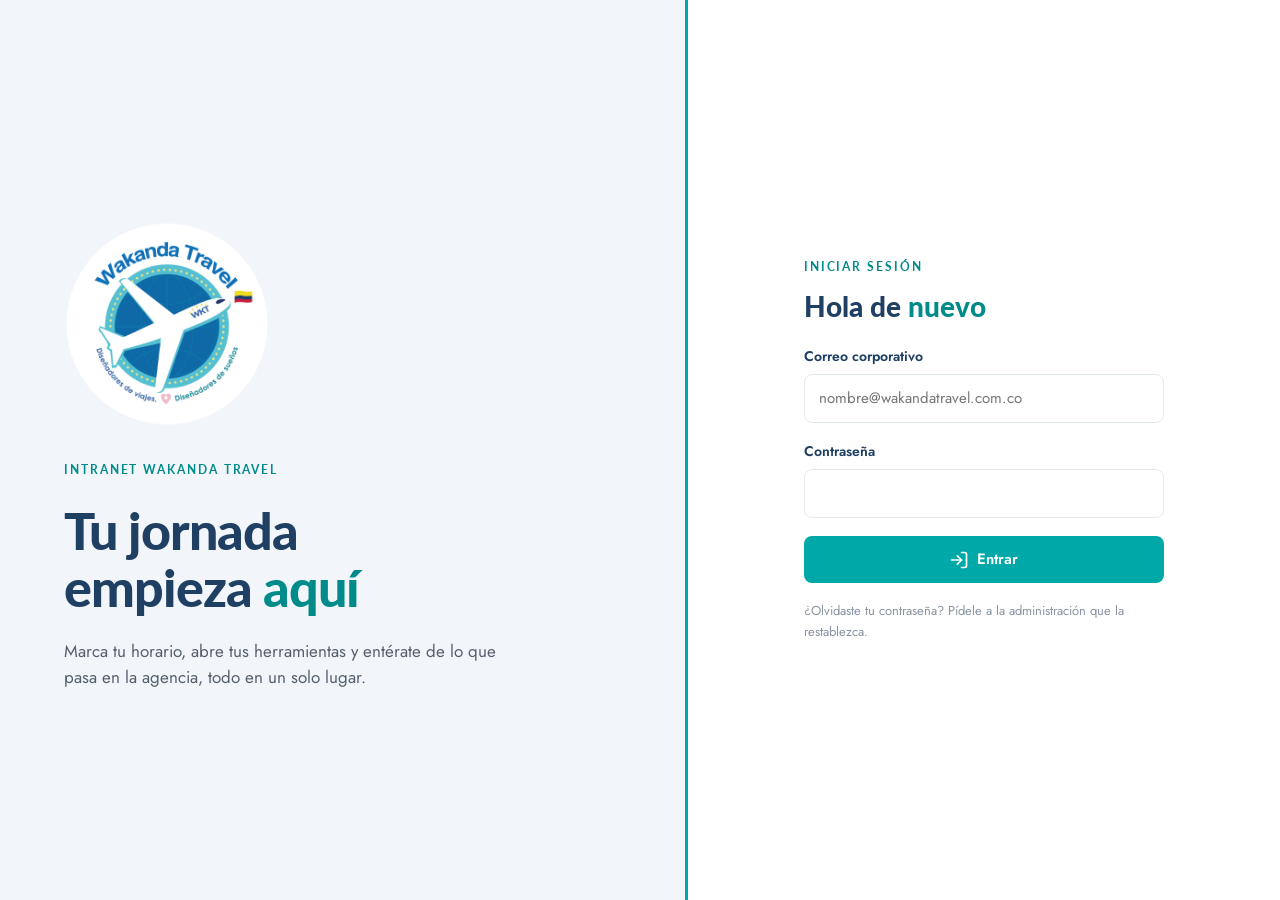
<file: index.html>
<!doctype html>
<html lang="es">
<head>
<meta charset="utf-8">
<meta name="viewport" content="width=device-width, initial-scale=1, viewport-fit=cover">
<title>Intranet Wakanda</title>
<meta name="description" content="Intranet de Wakanda Travel">
<meta name="theme-color" content="#3b6ca7">
<link rel="icon" type="image/png" href="assets/logo-wakanda.png">
<link rel="preconnect" href="https://fonts.googleapis.com">
<link rel="preconnect" href="https://fonts.gstatic.com" crossorigin>
<link rel="stylesheet" href="https://fonts.googleapis.com/css2?family=Jost:wght@400;500;600;700&family=Lato:wght@400;700;900&display=swap" media="print" onload="this.media='all'">
<link rel="stylesheet" href="assets/estilos.css?v=20261123c">
<link rel="stylesheet" href="assets/app.css?v=20261123c">
</head>
<body>
<div id="app"><div class="cargando">Cargando la intranet…</div></div>
<script>
/* Si la intranet se queda en "Cargando" más de 20 segundos (al abrir o en cualquier momento), mostrar qué hacer
   y un diagnóstico de conexión para quien maneje la red de la oficina. */
(function () {
  var desde = null, mostrado = false;
  function probar(nombre, url, cabeceras, modo) {
    var t0 = Date.now(), ctrl = window.AbortController ? new AbortController() : null;
    var corte = setTimeout(function () { if (ctrl) ctrl.abort(); }, 8000);
    return fetch(url, { headers: cabeceras || {}, cache: 'no-store', mode: modo || 'cors', signal: ctrl ? ctrl.signal : undefined })
      .then(function (r) { return nombre + ': responde (' + (Date.now() - t0) + ' ms)'; })
      .catch(function () { return nombre + ': NO responde (' + (Date.now() - t0) + ' ms)'; })
      .then(function (x) { clearTimeout(corte); return x; });
  }
  function aviso() {
    var app = document.getElementById('app');
    app.innerHTML = '<div class="cargando" style="flex-direction:column;gap:14px;text-align:center;padding:24px">' +
      '<b style="font-size:18px;color:#1f3b5c">La intranet está tardando en cargar</b>' +
      '<span style="max-width:480px">Revisa tu conexión y vuelve a intentar. Si sigue igual, cierra las demás pestañas de la intranet, abre una ventana de incógnito (Ctrl+Shift+N) o usa otro navegador, y envíale a la administración una captura de este diagnóstico.</span>' +
      '<pre id="diag" style="text-align:left;font-size:12px;background:#fff;border:1px solid #dde3ea;border-radius:8px;padding:10px 14px;margin:0;white-space:pre-wrap">Probando la conexión…</pre>' +
      '<button type="button" onclick="location.reload()" style="padding:10px 22px;border:0;border-radius:10px;background:#0f8f8a;color:#fff;font-weight:600;cursor:pointer">Reintentar</button></div>';
    var c = window.WAKANDA_CONFIG || {};
    Promise.all([
      probar('Página de la intranet', location.pathname + 'index.html?_=' + Date.now()),
      c.supabaseUrl ? probar('Servidor de datos (supabase.co)', c.supabaseUrl + '/auth/v1/health', { apikey: c.supabaseKey }) : Promise.resolve('Servidor de datos: sin configuración cargada'),
      probar('Internet general (google.com)', 'https://www.google.com/generate_204', null, 'no-cors')
    ]).then(function (r) {
      var d = document.getElementById('diag');
      if (d) d.textContent = r.join('\n') + '\nNavegador: ' + navigator.userAgent.replace(/^Mozilla\/5.0 /, '') + '\nHora: ' + new Date().toLocaleString('es-CO');
    });
  }
  setInterval(function () {
    var app = document.getElementById('app');
    if (!app || !app.querySelector('.cargando') || app.querySelector('#diag')) { desde = null; mostrado = false; return; }
    if (!desde) desde = Date.now();
    if (!mostrado && Date.now() - desde > 20000) { mostrado = true; aviso(); }
  }, 2000);
})();
</script>
<script src="assets/vendor/supabase-2.45.4.js"></script>
<script src="assets/config.js?v=20261123c"></script>
<script src="assets/app.js?v=20261123c"></script>
</body>
</html>
</file>
<file: assets/estilos.css>
/* Intranet Wakanda Travel · estilos (mismo lenguaje visual de KAM 360 y Wakanda Documentos) */

/* Mismo lenguaje visual que KAM 360 y Wakanda Documentos: fondo azul muy claro, barra blanca con logo y filete turquesa,
   titulares Lato 900 azul noche con palabra en turquesa, tarjetas blancas con ícono en cuadro turquesa suave. Solo tema claro, por marca. */
:root {
  color-scheme: light;
  --navy: #1f3f63; --blue: #3b6ca7; --blue-100: #e8eef6; --blue-050: #f4f7fb; --blue-200: #c3d3e6;
  --teal: #00a8a8; --teal-700: #008b8b; --teal-100: #d9f2f2; --teal-050: #eefafa;
  --pink: #ecb2c0; --pink-100: #fbeef1; --sand: #e7e38a; --sand-100: #faf9e4;
  --bg: #f2f6fb; --card: #ffffff;
  --ink: #222222; --ink-2: #555f6d; --ink-3: #8a94a3;
  --line: #e3e9f1;
  --ok: #1e8f52; --ok-bg: #eafaf1; --warn: #b26a00; --warn-bg: #fdf3e3; --bad: #c0392b; --bad-bg: #fdeceb; --info: #2f7fbf; --info-bg: #eaf4fc;
  --shadow: 0 4px 12px rgba(59,108,167,.10);
  --f-display: "Lato", "Helvetica Neue", Arial, sans-serif;
  --f-body: "Jost", "Century Gothic", "Helvetica Neue", Arial, sans-serif;
}
* { box-sizing: border-box; }
body { background: var(--bg); color: var(--ink); font-family: var(--f-body); font-size: 15px; line-height: 1.55; }
h1, h2, h3 { font-family: var(--f-display); margin: 0; text-wrap: balance; color: var(--navy); font-weight: 900; }
h1 em, h2 em { font-style: normal; color: var(--teal-700); }
button, input, select, textarea { font: inherit; color: inherit; }
button { cursor: pointer; }
:focus-visible { outline: none; box-shadow: 0 0 0 3px rgba(0,168,168,.35); border-radius: 6px; }
.num { font-variant-numeric: tabular-nums; }
.eyebrow { font-family: var(--f-display); font-weight: 700; font-size: 12px; letter-spacing: .16em; text-transform: uppercase; color: var(--teal-700); }
.ico { width: 20px; height: 20px; flex: none; fill: none; stroke: currentColor; stroke-width: 2; stroke-linecap: round; stroke-linejoin: round; }
.wrap { max-width: 1180px; margin: 0 auto; padding-inline: 16px; }

/* Barra de prototipo */
.proto { background: var(--sand-100); border-bottom: 1px solid #ecebc4; font-size: 13px; color: var(--ink-2); }
.proto .wrap { display: flex; flex-wrap: wrap; gap: 6px 16px; align-items: center; justify-content: space-between; padding-block: 6px; }
.proto input[type=time] { border: 1px solid var(--line); border-radius: 6px; padding: 1px 6px; background: #fff; font-size: 13px; }
.seg { display: inline-flex; background: #fff; border: 1px solid var(--line); border-radius: 999px; padding: 2px; }
.seg button { border: 0; background: none; padding: 2px 12px; border-radius: 999px; font-size: 13px; color: var(--ink-2); }
.seg button[aria-pressed="true"] { background: var(--blue-100); color: var(--blue); font-weight: 600; }

/* Barra superior */
.top { background: #fff; border-bottom: 3px solid var(--teal); position: sticky; top: env(safe-area-inset-top, 0px); z-index: 10; }
.top .wrap { display: flex; align-items: center; gap: 16px; min-height: 92px; flex-wrap: wrap; }
.brand { display: flex; align-items: center; gap: 10px; }
.brand img { width: 70px; height: 70px; object-fit: contain; }
.brand span { font-family: var(--f-display); font-weight: 900; font-size: 22px; color: var(--navy); white-space: nowrap; }
.tabs { display: flex; gap: 4px; flex: 1; overflow-x: auto; padding-block: 4px; }
.tabs button { border: 0; background: none; padding: 8px 12px; border-radius: 999px; color: var(--ink-2); font-weight: 500; white-space: nowrap; font-size: 15px; }
.tabs button:hover { color: var(--navy); }
.tabs button[aria-current="page"] { background: var(--blue-100); color: var(--blue); font-weight: 600; }
.tag { font-family: var(--f-display); font-size: 11px; letter-spacing: .2em; font-weight: 700; color: var(--ink-2); text-transform: uppercase; }
.me { display: flex; align-items: center; gap: 10px; font-size: 13px; }
.avatar { width: 38px; height: 38px; border-radius: 50%; display: grid; place-items: center; background: var(--blue); color: #fff; font-family: var(--f-display); font-weight: 900; font-size: 13px; flex: none; }
.avatar.soft { background: var(--teal-050); color: var(--navy); }
.me-txt { line-height: 1.25; text-align: right; display: none; }
.me-txt b { color: var(--navy); }
.me-txt span { color: var(--ink-3); font-size: 12px; }

main { padding-block: 40px 64px; }
.hello { display: flex; justify-content: space-between; align-items: end; gap: 16px; flex-wrap: wrap; margin-bottom: 32px; }
.hello h1 { font-size: clamp(32px, 4.4vw, 46px); line-height: 1.12; letter-spacing: -.02em; margin-top: 10px; }
.hello p { margin: 12px 0 0; color: var(--ink-2); font-size: 17px; max-width: 62ch; }
.grid-home { display: grid; grid-template-columns: minmax(0, 1.6fr) minmax(0, 1fr); gap: 28px; align-items: start; }
.col { display: grid; gap: 28px; min-width: 0; }
.sec-h { display: flex; justify-content: space-between; align-items: baseline; gap: 12px; margin-bottom: 14px; flex-wrap: wrap; }
.sec-h h2 { font-size: 24px; }
.link { border: 0; background: none; padding: 0; font-family: var(--f-display); font-weight: 700; color: var(--blue); font-size: 15px; }
.link:hover { color: var(--teal-700); }
.card { background: var(--card); border: 1px solid var(--line); border-radius: 10px; min-width: 0; }

/* Pase de jornada */
.pass { display: grid; grid-template-columns: 240px minmax(0, 1fr); position: relative; overflow: hidden; box-shadow: var(--shadow); }
.stub { background: var(--blue-050); padding: 24px 22px 24px 28px; position: relative; display: flex; flex-direction: column; gap: 14px; border-right: 2px dashed var(--blue-200); }
.stub::before { content: ""; position: absolute; left: 0; top: 0; bottom: 0; width: 4px; background: var(--teal); }
.stub .who { font-family: var(--f-display); font-weight: 900; font-size: 21px; line-height: 1.2; color: var(--navy); }
.stub dl { margin: 0; display: grid; grid-template-columns: auto 1fr; gap: 6px 12px; font-size: 14px; }
.stub dt { color: var(--ink-3); text-transform: uppercase; letter-spacing: .08em; font-size: 11px; padding-top: 2px; font-family: var(--f-display); font-weight: 700; }
.stub dd { margin: 0; font-weight: 600; color: var(--navy); }
.clock { font-family: var(--f-display); font-weight: 900; font-size: 42px; letter-spacing: -.02em; line-height: 1; margin-top: auto; color: var(--navy); }
.clock small { font-size: 17px; color: var(--teal-700); margin-left: 2px; }
.pass-body { padding: 26px 26px 22px; display: flex; flex-direction: column; gap: 22px; min-width: 0; }
.legs { display: grid; grid-auto-flow: column; grid-auto-columns: minmax(0, 1fr); position: relative; }
.legs::before { content: ""; position: absolute; left: 12%; right: 12%; top: 21px; border-top: 2px dashed var(--blue-200); }
.leg { display: grid; justify-items: center; gap: 3px; text-align: center; position: relative; padding-inline: 4px; align-content: start; }
.leg .dot { width: 44px; height: 44px; border-radius: 12px; display: grid; place-items: center; background: #fff; border: 1px solid var(--line); color: var(--ink-3); position: relative; z-index: 1; }
.leg.done .dot { background: var(--teal); border-color: var(--teal); color: #fff; }
.leg.next .dot { background: var(--teal-050); border-color: var(--teal); color: var(--teal-700); box-shadow: 0 0 0 4px var(--teal-100); }
.leg .code { font-family: var(--f-display); font-weight: 900; letter-spacing: .12em; font-size: 12px; margin-top: 6px; color: var(--navy); }
.leg .lbl { font-size: 13px; color: var(--ink-2); line-height: 1.3; }
.leg .real { font-family: var(--f-display); font-weight: 900; font-size: 22px; line-height: 1.15; color: var(--navy); margin-top: 4px; }
.leg .plan { font-size: 12px; color: var(--ink-3); }
.chip { display: inline-flex; align-items: center; gap: 4px; border-radius: 999px; padding: 2px 10px; font-size: 12px; font-weight: 600; white-space: nowrap; }
.chip .ico { width: 14px; height: 14px; }
.chip.ok { background: var(--ok-bg); color: var(--ok); }
.chip.warn { background: var(--warn-bg); color: var(--warn); }
.chip.bad { background: var(--bad-bg); color: var(--bad); }
.chip.info { background: var(--info-bg); color: var(--info); }
.chip.mute { background: var(--blue-050); color: var(--ink-2); border: 1px solid var(--line); }
.action { display: flex; align-items: center; justify-content: space-between; gap: 16px; flex-wrap: wrap; border-top: 1px solid var(--line); padding-top: 18px; }
.mark-btn { font-family: var(--f-display); font-weight: 900; font-size: 17px; padding: 14px 26px; border-radius: 10px; background: var(--teal); color: #fff; border: 0; display: inline-flex; gap: 10px; align-items: center; box-shadow: 0 6px 16px rgba(0,168,168,.25); transition: transform .12s ease, background .12s; }
.mark-btn:hover { background: var(--teal-700); transform: translateY(-1px); }
.where { display: flex; align-items: center; gap: 8px; font-size: 13px; color: var(--ink-2); }
.where .ico { color: var(--teal-700); width: 16px; height: 16px; }

/* Herramientas, igual que las tarjetas de Wakanda Documentos */
.tools { display: grid; grid-template-columns: repeat(auto-fit, minmax(200px, 1fr)); gap: 18px; }
a.tool { text-decoration: none; color: inherit; }
.tool { text-align: left; background: #fff; border: 1px solid var(--line); border-radius: 10px; padding: 22px 22px 16px; display: flex; flex-direction: column; gap: 10px; transition: box-shadow .2s, border-color .2s; }
.tool:hover { box-shadow: var(--shadow); border-color: var(--blue-200); }
.sq { width: 46px; height: 46px; border-radius: 8px; display: grid; place-items: center; background: var(--teal-050); color: var(--teal-700); flex: none; }
.tool h3 { font-size: 20px; margin-top: 8px; }
.tool p { margin: 0; font-size: 15px; color: var(--ink-2); line-height: 1.5; flex: 1; }
.tool .foot { display: flex; justify-content: space-between; align-items: center; border-top: 1px solid var(--line); padding-top: 12px; margin-top: 8px; font-size: 14px; color: var(--ink-2); }
.tool .foot .ico { width: 18px; height: 18px; color: var(--blue); }
.tool.add { border-style: dashed; background: transparent; }
.tool.add .sq { background: #fff; border: 1px dashed var(--blue-200); color: var(--blue); }

/* Comunicados */
.news { display: grid; gap: 12px; }
.note { padding: 16px 18px; display: grid; gap: 6px; }
.note.pin { border-left: 4px solid var(--pink); }
.note-meta { display: flex; gap: 6px; align-items: center; flex-wrap: wrap; font-size: 13px; color: var(--ink-3); }
.note h3 { font-size: 17px; }
.note p { margin: 0; font-size: 15px; color: var(--ink-2); }
.note-foot { display: flex; justify-content: space-between; align-items: center; gap: 10px; flex-wrap: wrap; margin-top: 6px; }
.bar { height: 6px; border-radius: 999px; background: var(--blue-100); overflow: hidden; flex: 1; min-width: 80px; }
.bar span { display: block; height: 100%; background: var(--teal); }

/* Semana */
.week { display: grid; grid-template-columns: repeat(6, minmax(0, 1fr)); gap: 6px; padding: 14px; }
.day { border-radius: 8px; padding: 8px 2px; text-align: center; display: grid; gap: 4px; font-size: 12px; justify-items: center; }
.day b { font-family: var(--f-display); font-size: 11px; letter-spacing: .1em; text-transform: uppercase; color: var(--ink-3); }
.day.today { background: var(--blue-050); outline: 1px solid var(--blue-200); }
.day.today b { color: var(--blue); }

/* Turnos */
.t-M { background: var(--blue-100); color: var(--blue); }
.t-T { background: var(--teal-100); color: var(--teal-700); }
.t-S { background: var(--sand-100); color: #7d7100; }
.t-D { background: #f3f5f8; color: var(--ink-3); }
.t-V { background: var(--pink-100); color: #b04a66; }
.legend { display: flex; flex-wrap: wrap; gap: 8px; }

/* Tablas */
.tablewrap { overflow-x: auto; }
table { border-collapse: collapse; width: 100%; font-size: 14px; }
th, td { padding: 12px 14px; border-bottom: 1px solid var(--line); text-align: left; vertical-align: middle; white-space: nowrap; }
thead th { font-family: var(--f-display); font-size: 11px; letter-spacing: .12em; text-transform: uppercase; color: var(--ink-3); font-weight: 700; background: #fafcfe; }
th.today, td.today { background: var(--blue-050); }
th.today { color: var(--blue); }
tbody tr:last-child td { border-bottom: 0; }
.person { display: flex; gap: 10px; align-items: center; }
.person .avatar { width: 32px; height: 32px; font-size: 11px; }
.person b { color: var(--navy); font-weight: 600; }
.person small { display: block; color: var(--ink-3); font-size: 12px; }
.shift { border: 0; border-radius: 8px; padding: 6px 4px; font-weight: 600; font-size: 13px; width: 100%; min-width: 96px; text-align: center; display: inline-flex; justify-content: center; }
select.shift { appearance: none; -webkit-appearance: none; cursor: pointer; text-align-last: center; }
select.shift:hover { box-shadow: inset 0 0 0 2px var(--blue-200); }
.log { display: grid; gap: 8px; font-size: 14px; padding: 16px 18px; }
.log div { display: flex; gap: 12px; align-items: baseline; flex-wrap: wrap; }
.log time { color: var(--teal-700); font-size: 13px; font-weight: 600; min-width: 72px; }

/* Editor de turnos */
.notice { display: flex; gap: 12px; align-items: flex-start; background: var(--sand-100); border: 1px solid #ecebc4; border-radius: 10px; padding: 12px 16px; margin-bottom: 14px; color: var(--ink); font-size: 14px; }
.notice .ico { color: #8a7d00; margin-top: 2px; }
.notice b { color: var(--navy); }
.turnos input { border: 1px solid var(--line); border-radius: 8px; padding: 6px 8px; background: #fff; font-variant-numeric: tabular-nums; }
.turnos input:focus { border-color: var(--teal); outline: none; box-shadow: 0 0 0 3px rgba(0,168,168,.2); }
.turnos .tname { width: 140px; font-weight: 600; color: var(--navy); }

/* Buscador */
.search { position: relative; flex: 0 1 210px; min-width: 150px; }
.search input { width: 100%; padding: 9px 12px 9px 36px; border: 1px solid var(--line); border-radius: 999px; background: var(--blue-050); font-size: 14px; }
.search input:focus { outline: none; border-color: var(--teal); background: #fff; box-shadow: 0 0 0 3px rgba(0,168,168,.2); }
.search > .ico { position: absolute; left: 12px; top: 50%; transform: translateY(-50%); width: 16px; height: 16px; color: var(--ink-3); pointer-events: none; }
.qres { position: absolute; top: calc(100% + 6px); right: 0; width: min(420px, calc(100vw - 32px)); background: #fff; border: 1px solid var(--line); border-radius: 10px; box-shadow: 0 10px 28px rgba(59,108,167,.16); padding: 8px; z-index: 30; max-height: 70vh; overflow-y: auto; }
.qres h4 { margin: 8px 8px 4px; font-family: var(--f-display); font-size: 11px; letter-spacing: .14em; text-transform: uppercase; color: var(--ink-3); }
.qres .r { display: flex; gap: 10px; align-items: center; width: 100%; text-align: left; border: 0; background: none; padding: 8px; border-radius: 8px; text-decoration: none; color: var(--ink); }
.qres .r:hover, .qres .r:focus-visible { background: var(--blue-050); }
.qres .r b { color: var(--navy); font-weight: 600; display: block; font-size: 14px; }
.qres .r small { color: var(--ink-3); font-size: 12px; display: block; overflow: hidden; text-overflow: ellipsis; white-space: nowrap; }
.qres .r > span:last-child { min-width: 0; }
.qres .sq { width: 34px; height: 34px; }
.qres .sq .ico { width: 16px; height: 16px; }
.qres .empty { padding: 14px 8px; color: var(--ink-3); font-size: 14px; }
mark { background: var(--sand); color: inherit; border-radius: 3px; padding: 0 1px; }
.hl { box-shadow: 0 0 0 3px var(--teal) !important; }
tr.hl td { background: var(--teal-050); }

/* Imágenes de comunicados */
.thumbs { display: flex; gap: 8px; flex-wrap: wrap; margin-top: 6px; }
.thumb { border: 1px solid var(--line); padding: 0; border-radius: 8px; overflow: hidden; background: var(--blue-050); width: 120px; height: 84px; position: relative; }
.thumb img { width: 100%; height: 100%; object-fit: cover; display: block; }
.thumb:hover { border-color: var(--teal); }
.thumb.sm { width: 64px; height: 46px; }
.thumb .x { position: absolute; top: 4px; right: 4px; width: 22px; height: 22px; border-radius: 50%; background: rgba(31,63,99,.8); color: #fff; display: grid; place-items: center; font-size: 13px; line-height: 1; }
.imgcount { display: inline-flex; gap: 4px; align-items: center; font-size: 12px; color: var(--ink-2); }
.imgcount .ico { width: 14px; height: 14px; }
.drop { border: 1px dashed var(--blue-200); border-radius: 8px; padding: 14px; display: flex; gap: 12px; align-items: center; flex-wrap: wrap; background: var(--blue-050); font-size: 14px; color: var(--ink-2); }
.drop label.btn { cursor: pointer; }
.drop input[type=file] { position: absolute; width: 1px; height: 1px; opacity: 0; }
.lightbox { position: fixed; inset: 0; background: rgba(15,30,48,.82); z-index: 60; display: grid; grid-template-rows: auto 1fr auto; padding: calc(16px + env(safe-area-inset-top, 0px)) 16px calc(16px + env(safe-area-inset-bottom, 0px)); gap: 12px; }
.lightbox .lb-top { display: flex; justify-content: space-between; align-items: center; gap: 12px; color: #fff; max-width: 1100px; width: 100%; margin: 0 auto; }
.lightbox .lb-top b { font-family: var(--f-display); font-size: 16px; }
.lightbox .lb-img { display: grid; place-items: center; min-height: 0; }
.lightbox .lb-img img { max-width: min(1100px, 100%); max-height: 100%; border-radius: 8px; box-shadow: 0 12px 40px rgba(0,0,0,.4); background: #fff; }
.lightbox .lb-nav { display: flex; justify-content: center; gap: 10px; flex-wrap: wrap; }
.lightbox .btn.ghost { background: rgba(255,255,255,.95); }

/* Informes */
.filters { display: flex; gap: 10px; flex-wrap: wrap; align-items: end; margin-bottom: 22px; }
.filters .field { gap: 4px; }
.filters .field label { font-size: 12px; color: var(--ink-3); font-family: var(--f-display); letter-spacing: .1em; text-transform: uppercase; font-weight: 700; }
.filters select { padding: 9px 12px; border: 1px solid var(--line); border-radius: 8px; background: #fff; min-width: 150px; }
.kpis.six { grid-template-columns: repeat(4, minmax(0, 1fr)); }
.kpis.six .kpi { align-items: flex-start; }
.kpis.six .kpi b { white-space: nowrap; font-size: 28px; }
.kpis.six .kpi.hero { grid-row: span 2; flex-direction: column; justify-content: space-between; gap: 18px; padding: 20px 22px; }
.kpis.six .kpi.hero b { font-size: 52px; letter-spacing: -.02em; margin-top: 4px; }
.kpis.six .kpi.hero .lbl { font-size: 16px; }
.meter { width: 100%; }
.meter .track2 { height: 10px; border-radius: 999px; background: var(--blue-050); overflow: hidden; border: 1px solid var(--line); }
.meter .track2 i { display: block; height: 100%; border-radius: 999px; }
.meter .scale { display: flex; justify-content: space-between; font-size: 12px; color: var(--ink-3); margin-top: 6px; }
.kpis.six .kpi div > b, .kpis.six .kpi div > span:not(.sq) { display: block; }
.kpis.six .kpi b { margin-bottom: 2px; }
.kpi small { display: block; font-size: 12px; color: var(--ink-3); }
.grid-rep { display: grid; grid-template-columns: minmax(0, 1.4fr) minmax(0, 1fr); gap: 24px; align-items: start; margin-bottom: 28px; }
.chartbox { padding: 18px 18px 10px; position: relative; }
.chartbox h3, .rankbox h3 { font-size: 17px; }
.chartbox .sub, .rankbox .sub { font-size: 13px; color: var(--ink-3); margin: 2px 0 10px; }
.chart svg { display: block; width: 100%; height: auto; overflow: visible; }
.chart .grid line { stroke: var(--line); stroke-width: 1; }
.chart text { font-family: var(--f-body); font-size: 11px; fill: var(--ink-3); }
.chart .bar { fill: var(--blue); }
.chart .hit { fill: transparent; cursor: pointer; }
.chart .hit:hover + .bar, .chart g.on .bar { fill: var(--navy); }
.tip { position: absolute; pointer-events: none; background: #fff; border: 1px solid var(--line); border-radius: 8px; box-shadow: 0 8px 20px rgba(59,108,167,.16); padding: 8px 10px; font-size: 13px; color: var(--ink); max-width: 240px; z-index: 5; }
.tip b { color: var(--navy); font-family: var(--f-display); }
.rankbox { padding: 18px; }
.rank { display: grid; gap: 4px; }
.rank button { display: grid; grid-template-columns: 22px minmax(0, 130px) minmax(0, 1fr) auto; gap: 10px; align-items: center; border: 0; background: none; padding: 7px 6px; border-radius: 8px; text-align: left; font-size: 14px; }
.rank button:hover, .rank button.sel { background: var(--blue-050); }
.rank .pos { font-family: var(--f-display); font-weight: 900; color: var(--ink-3); font-size: 13px; text-align: center; }
.rank .nm { color: var(--navy); font-weight: 600; overflow: hidden; text-overflow: ellipsis; white-space: nowrap; }
.rank .track { height: 10px; background: var(--blue-050); border-radius: 0 4px 4px 0; overflow: hidden; }
.rank .fill { height: 100%; background: var(--blue); border-radius: 0 4px 4px 0; }
.rank .val { font-size: 13px; color: var(--ink-2); white-space: nowrap; font-variant-numeric: tabular-nums; }
.detail { padding: 18px 20px; margin-top: 14px; display: grid; gap: 10px; }
.detail .days { display: flex; flex-wrap: wrap; gap: 6px; }
th.sortable { cursor: pointer; }
td.n { text-align: right; font-variant-numeric: tabular-nums; }
th.n { text-align: right; }
tr.clickable { cursor: pointer; }
tr.clickable:hover td { background: var(--blue-050); }

/* Solicitudes */
.switch { display: inline-flex; align-items: center; gap: 10px; cursor: pointer; font-weight: 600; color: var(--navy); }
.switch input { position: absolute; opacity: 0; width: 1px; height: 1px; }
.switch .tr { width: 44px; height: 24px; border-radius: 999px; background: var(--blue-200); position: relative; transition: background .15s; flex: none; }
.switch .tr::after { content: ""; position: absolute; top: 3px; left: 3px; width: 18px; height: 18px; border-radius: 50%; background: #fff; transition: transform .15s; box-shadow: 0 1px 2px rgba(0,0,0,.2); }
.switch input:checked + .tr { background: var(--teal); }
.switch input:checked + .tr::after { transform: translateX(20px); }
.switch input:focus-visible + .tr { box-shadow: 0 0 0 3px rgba(0,168,168,.35); }
.modcard { padding: 16px 20px; display: flex; justify-content: space-between; align-items: center; gap: 16px; flex-wrap: wrap; margin-bottom: 24px; }
.modcard p { margin: 2px 0 0; font-size: 14px; color: var(--ink-2); max-width: 70ch; }
.tipos { display: grid; grid-template-columns: repeat(3, minmax(0, 1fr)); gap: 8px; }
.tipos label { border: 1px solid var(--line); border-radius: 10px; padding: 12px; display: grid; gap: 4px; cursor: pointer; background: #fff; font-size: 13px; color: var(--ink-2); }
.tipos label b { color: var(--navy); font-family: var(--f-display); font-size: 15px; }
.tipos input { position: absolute; opacity: 0; width: 1px; height: 1px; }
.tipos label:has(input:checked) { border-color: var(--teal); background: var(--teal-050); box-shadow: 0 0 0 1px var(--teal); }
.tipos label:has(input:focus-visible) { box-shadow: 0 0 0 3px rgba(0,168,168,.35); }
.sol { padding: 16px 18px; display: grid; gap: 8px; }
.sol-h { display: flex; justify-content: space-between; gap: 10px; align-items: flex-start; flex-wrap: wrap; }
.sol h3 { font-size: 16px; }
.sol .meta { font-size: 13px; color: var(--ink-3); }
.sol p { margin: 0; font-size: 14px; color: var(--ink-2); }
.sol .acts { display: flex; gap: 8px; flex-wrap: wrap; align-items: center; }
.sol .acts input { flex: 1; min-width: 160px; padding: 8px 10px; border: 1px solid var(--line); border-radius: 8px; font-size: 14px; }
.btn.danger { background: #fff; color: var(--bad); border: 1px solid #f3c5c0; }
.btn.danger:hover { background: var(--bad-bg); }
.file { display: inline-flex; gap: 6px; align-items: center; border: 1px solid var(--line); border-radius: 8px; padding: 6px 10px; font-size: 13px; background: #fff; color: var(--navy); }
.file .ico { width: 16px; height: 16px; color: var(--bad); }
.tabs .badge { display: inline-grid; place-items: center; min-width: 20px; height: 20px; padding: 0 6px; border-radius: 999px; background: var(--pink); color: var(--navy); font-size: 12px; font-weight: 700; margin-left: 6px; }
.away { display: flex; gap: 14px; align-items: flex-start; }
.away .sq { width: 52px; height: 52px; }

.perm td { vertical-align: middle; }
.perm select { padding: 7px 10px; border: 1px solid var(--line); border-radius: 8px; background: #fff; font-size: 14px; }
.perm .chk { display: flex; gap: 12px; flex-wrap: wrap; }
.perm .chk label { display: inline-flex; gap: 6px; align-items: center; font-size: 14px; white-space: nowrap; }
.addrow { display: flex; gap: 10px; flex-wrap: wrap; align-items: center; padding: 14px 16px; border-top: 1px solid var(--line); }
.addrow select { padding: 8px 10px; border: 1px solid var(--line); border-radius: 8px; background: #fff; min-width: 220px; }

.alerta { display: flex; gap: 14px; align-items: center; flex-wrap: wrap; background: var(--pink-100); border: 1px solid var(--pink); border-left: 4px solid var(--pink); border-radius: 10px; padding: 14px 18px; margin: -8px 0 28px; }
.alerta .sq { background: #fff; color: #b04a66; }
.alerta > div { flex: 1; min-width: 220px; display: grid; gap: 2px; }
.alerta > div > b { color: var(--navy); font-family: var(--f-display); font-size: 17px; }
.alerta > div > span { font-size: 14px; color: var(--ink-2); }
.note.unread { border-left: 4px solid var(--pink); background: #fffafb; }
.lect td { white-space: normal; }
.lect .tit b { color: var(--navy); display: block; }
.lect .falt { display: flex; gap: 4px; flex-wrap: wrap; max-width: 360px; }
.lect .bar { max-width: 140px; }

/* Reporte */
.kpis { display: grid; grid-template-columns: repeat(auto-fit, minmax(160px, 1fr)); gap: 14px; margin-bottom: 24px; }
.kpi { padding: 16px 18px; display: flex; gap: 14px; align-items: center; }
.kpi b { font-family: var(--f-display); font-weight: 900; font-size: 30px; line-height: 1; color: var(--navy); }
.kpi span { font-size: 14px; color: var(--ink-2); line-height: 1.3; }
.kpi .sq.ok { background: var(--ok-bg); color: var(--ok); } .kpi .sq.warn { background: var(--warn-bg); color: var(--warn); } .kpi .sq.bad { background: var(--bad-bg); color: var(--bad); } .kpi .sq.mute { background: var(--blue-050); color: var(--ink-3); }
.toolbar { display: flex; gap: 10px; flex-wrap: wrap; align-items: center; justify-content: space-between; margin-bottom: 14px; }
.toolbar select { padding: 8px 12px; border: 1px solid var(--line); border-radius: 8px; background: #fff; }

/* Formularios */
.field { display: grid; gap: 6px; }
.field label { font-size: 14px; font-weight: 600; color: var(--navy); }
.field input, .field select, .field textarea { width: 100%; padding: 12px 14px; border: 1px solid var(--line); border-radius: 8px; background: #fff; }
.field input:focus, .field select:focus, .field textarea:focus { border-color: var(--teal); outline: none; box-shadow: 0 0 0 3px rgba(0,168,168,.2); }
.hint { font-size: 13px; color: var(--ink-3); }
.btn { display: inline-flex; align-items: center; justify-content: center; gap: 8px; border: 0; border-radius: 8px; padding: 12px 20px; font-weight: 600; background: var(--blue); color: #fff; }
.btn:hover { background: var(--navy); }
.btn.teal { background: var(--teal); } .btn.teal:hover { background: var(--teal-700); }
.btn.ghost { background: #fff; color: var(--blue); border: 1px solid var(--line); }
.btn.ghost:hover { border-color: var(--blue-200); background: var(--blue-050); }
.btn.sm { padding: 6px 12px; font-size: 13px; }
.compose { display: grid; gap: 14px; padding: 20px; }
.row2 { display: grid; grid-template-columns: 1fr 1fr; gap: 12px; }
.check { display: flex; gap: 8px; align-items: center; font-size: 14px; }

/* Login */
.login { min-height: 100vh; display: grid; grid-template-columns: 1.15fr 1fr; background: var(--bg); }
.login-hero { padding: 48px clamp(16px, 5vw, 72px); display: flex; flex-direction: column; justify-content: center; gap: 22px; }
.login-hero img { width: 230px; height: 230px; object-fit: contain; margin-left: -12px; }
.login-hero h1 { font-size: clamp(34px, 4.6vw, 52px); line-height: 1.1; letter-spacing: -.02em; max-width: 14ch; }
.login-hero p { margin: 0; color: var(--ink-2); font-size: 17px; max-width: 44ch; }
.login-side { background: #fff; border-left: 3px solid var(--teal); display: grid; place-items: center; padding: 48px 16px; }
.login-side form { width: 100%; max-width: 360px; display: grid; gap: 18px; }

/* Pie */
.foot-site { border-top: 1px solid var(--line); }
.foot-site .wrap { display: flex; justify-content: space-between; gap: 8px 16px; flex-wrap: wrap; padding-block: 18px; font-size: 14px; color: var(--ink-2); }
.foot-site b { color: var(--navy); font-family: var(--f-display); }

.toast { position: fixed; left: 50%; bottom: calc(24px + env(safe-area-inset-bottom, 0px)); transform: translateX(-50%); background: var(--navy); color: #fff; padding: 12px 20px; border-radius: 10px; font-size: 14px; box-shadow: 0 8px 24px rgba(31,63,99,.25); z-index: 50; max-width: calc(100% - 32px); border-left: 4px solid var(--teal); }

@media (max-width: 960px) {
  .kpis.six { grid-template-columns: repeat(2, minmax(0, 1fr)); }
  .kpis.six .kpi.hero { grid-row: auto; grid-column: span 2; }
  .kpis.six .kpi:not(.hero) { flex-direction: column; gap: 10px; }
  .kpis.six .kpi:not(.hero) .sq { width: 38px; height: 38px; }
  .grid-rep { grid-template-columns: minmax(0, 1fr); }
  .search { flex-basis: 100%; order: 4; }
  .grid-home { grid-template-columns: minmax(0, 1fr); }
  .login { grid-template-columns: 1fr; }
  .login-side { border-left: 0; border-top: 3px solid var(--teal); }
  .login-hero img { width: 170px; height: 170px; }
  .tag { display: none; }
}
@media (max-width: 640px) {
  .tipos { grid-template-columns: 1fr; }
  .pass { grid-template-columns: 1fr; }
  .stub { border-right: 0; border-bottom: 2px dashed var(--blue-200); }
  .pass-body { padding: 20px 14px; }
  .clock { font-size: 34px; }
  .me-txt { display: none; }
  .row2 { grid-template-columns: 1fr; }
  .leg .lbl { display: none; }
  .leg .real { font-size: 17px; }
  .leg .dot { width: 40px; height: 40px; }
  .week { grid-template-columns: repeat(3, minmax(0, 1fr)); }
  .brand span { font-size: 18px; }
  .brand img { width: 52px; height: 52px; }
  .top .wrap { gap: 8px 12px; padding-block: 8px; }
  .tabs { order: 3; flex-basis: 100%; }
  .rank button { grid-template-columns: 20px minmax(0, 100px) minmax(0, 1fr) auto; }
}
@media (prefers-reduced-motion: reduce) { * { transition: none !important; } }
</file>
<file: assets/app.css>
/* Piezas propias de la versión real (complementan estilos.css) */
html, body { margin: 0; }
.cargando { min-height: 100vh; display: grid; place-items: center; color: var(--ink-3); font-size: 15px; }
.err { background: var(--bad-bg); color: var(--bad); border-radius: 8px; padding: 10px 12px; font-size: 14px; }
.ok-box { background: var(--ok-bg); color: var(--ok); border-radius: 8px; padding: 10px 12px; font-size: 14px; }
.menu { position: relative; }
.menu > button { border: 0; background: none; padding: 0; border-radius: 50%; }
.menu-pop { position: absolute; right: 0; top: calc(100% + 8px); background: #fff; border: 1px solid var(--line); border-radius: 10px; box-shadow: 0 10px 28px rgba(59,108,167,.16); padding: 8px; min-width: 240px; z-index: 30; display: grid; gap: 2px; }
.menu-pop .who { padding: 8px 10px 10px; border-bottom: 1px solid var(--line); margin-bottom: 4px; font-size: 13px; color: var(--ink-3); }
.menu-pop .who b { display: block; color: var(--navy); font-size: 14px; }
.menu-pop button { text-align: left; border: 0; background: none; padding: 9px 10px; border-radius: 8px; font-size: 14px; color: var(--ink); }
.menu-pop button:hover { background: var(--blue-050); }
.weeknav { display: flex; gap: 8px; align-items: center; flex-wrap: wrap; }
.weeknav b { font-family: var(--f-display); color: var(--navy); min-width: 180px; text-align: center; }
select.shift.t-none { background: #fff; color: var(--ink-3); box-shadow: inset 0 0 0 1px var(--line); }
.t-X { background: var(--blue-050); color: var(--navy); }
.form-grid { display: grid; grid-template-columns: repeat(auto-fit, minmax(200px, 1fr)); gap: 12px; }
.clave { font-family: ui-monospace, SFMono-Regular, Menlo, monospace; font-size: 18px; letter-spacing: .06em; background: var(--blue-050); border: 1px dashed var(--blue-200); border-radius: 8px; padding: 10px 14px; color: var(--navy); user-select: all; }
.inactivo td { opacity: .55; }
.datos-legal { max-width: 640px; display: grid; gap: 14px; font-size: 15px; color: var(--ink-2); }
.datos-legal h2 { font-size: 26px; }
.vacio { padding: 18px 20px; color: var(--ink-2); font-size: 14px; }
.spin { opacity: .6; pointer-events: none; }
.field input[type=checkbox], .check input { width: auto; padding: 0; margin: 0; accent-color: var(--teal); }
.field label.check { font-weight: 500; color: var(--ink); display: flex; gap: 8px; align-items: center; }
.note-meta .link .ico { width: 14px; height: 14px; vertical-align: -2px; }
.guia { display: grid; grid-template-columns: 240px 1fr; gap: 24px; align-items: start; }
.guia-indice { position: sticky; top: 96px; padding: 10px; display: grid; gap: 2px; }
.guia-indice button { text-align: left; border: 0; background: none; padding: 8px 10px; border-radius: 8px; font-size: 14px; color: var(--ink); text-decoration: none; }
.guia-indice button:hover { background: var(--blue-050); color: var(--navy); }
.guia-texto { display: grid; gap: 16px; }
.guia-texto section { padding: 22px 24px; font-size: 15px; color: var(--ink-2); line-height: 1.6; scroll-margin-top: 96px; }
.guia-texto h2 { font-size: 22px; margin-bottom: 10px; }
.guia-texto p { margin: 0 0 10px; }
.guia-texto ul, .guia-texto ol { margin: 0 0 10px; padding-left: 20px; display: grid; gap: 4px; }
.guia-texto b { color: var(--navy); }
@media (max-width: 760px) { .guia { grid-template-columns: 1fr; } .guia-indice { position: static; } }
.perm td.acc { width: 1%; }
.perm td.acc .btn { display: flex; width: 100%; justify-content: center; white-space: nowrap; margin: 3px 0; }
.perm select:disabled { opacity: .55; cursor: default; }
.perm select { width: 100%; min-width: 0; max-width: 190px; }
.perm th, .perm td { padding-left: 10px; padding-right: 10px; }
td.cambio select.shift, td.cambio .shift { box-shadow: 0 0 0 2px var(--teal); }
td > small.num { display: block; font-size: 11px; color: var(--ink-3); margin-top: 3px; text-align: center; }
table.fijo select.shift { width: 100%; min-width: 120px; }
/* Malla: chips de color por franja, celdas que se tocan para cambiar, grupos por área y leyenda */
table.malla td, table.malla th { padding: 6px 6px; text-align: center; }
table.malla td:first-child, table.malla th:first-child { text-align: left; padding-left: 14px; }
table.malla tr.grupo th { background: var(--blue-050); color: var(--navy); font-size: 12px; letter-spacing: .08em; text-transform: uppercase; text-align: left; padding: 8px 14px; }
table.malla .person small { font-size: 12px; }
.chipt { display: inline-flex; justify-content: center; align-items: center; min-width: 92px; padding: 6px 8px; border-radius: 8px; font-weight: 600; font-size: 13px; font-style: normal; white-space: nowrap; }
.chipt.t-none { background: transparent; color: var(--ink-3); }
.chipt.cambio { box-shadow: 0 0 0 2px var(--teal); }
button.celda { border: 0; background: none; padding: 0; border-radius: 8px; cursor: pointer; }
button.celda:hover .chipt { box-shadow: inset 0 0 0 2px var(--blue-200); }
button.celda:hover .chipt.cambio { box-shadow: 0 0 0 2px var(--teal), inset 0 0 0 2px var(--blue-200); }
table.malla select.shift { min-width: 92px; max-width: 220px; text-align-last: left; }
.leyenda { display: flex; flex-wrap: wrap; gap: 8px 18px; margin-top: 12px; font-size: 13px; color: var(--ink-2); }
.leyenda .chipt { min-width: 0; padding: 3px 8px; font-size: 12px; margin-right: 4px; }
.f0 { background: #e3edf8; color: #24548a; }
.f1 { background: #def3f1; color: #0f6b63; }
.f2 { background: #f7f2d6; color: #6f6300; }
.f3 { background: #fbe6ec; color: #a2435d; }
.f4 { background: #ece6f8; color: #5b3f97; }
.f5 { background: #e5f3e3; color: #2f6b2a; }
.f6 { background: #fdeee0; color: #94531a; }
.f7 { background: #e0f0f8; color: #1d5f80; }
.f8 { background: #f4e9e1; color: #7a4b2a; }
.f9 { background: #eaecef; color: #3f4a59; }
.editar-persona { display: grid; gap: 6px; min-width: 220px; }
.editar-persona input { padding: 7px 10px; border: 1px solid var(--line); border-radius: 8px; font-size: 14px; }
#asisDia { padding: 7px 10px; border: 1px solid var(--line); border-radius: 8px; background: #fff; font-size: 14px; color: var(--ink); }
/* ── Proyectos (tablero tipo Kanban, solo gerencia) ── */
.pj-grid { display: grid; grid-template-columns: repeat(auto-fill, minmax(270px, 1fr)); gap: 14px; }
.pj-card { text-align: left; padding: 0; overflow: hidden; display: grid; cursor: pointer; border: 1px solid var(--line); background: #fff; font: inherit; color: inherit; transition: box-shadow .15s, transform .15s; }
.pj-card:hover { box-shadow: 0 10px 24px rgba(59,108,167,.14); transform: translateY(-1px); }
.pj-card { align-content: start; }
.pj-card h3 { font-size: 18px; color: var(--navy); margin: 14px 16px 4px; }
.pj-card p { margin: 0 16px 8px; font-size: 13px; color: var(--ink-3); line-height: 1.45; }
.pj-banda { height: 8px; }
.pj-meta { display: flex; flex-wrap: wrap; gap: 6px 12px; font-size: 12.5px; color: var(--ink-3); margin: 4px 16px 10px; align-items: center; }
.pj-av { display: flex; align-items: center; gap: 10px; font-size: 13px; color: var(--ink-2); margin: 0 16px 10px; }
.pj-av b { font-family: var(--f-display); color: var(--navy); min-width: 42px; text-align: right; }
.pj-av.grande b { font-size: 22px; min-width: 58px; }
.pj-barra { flex: 1; height: 8px; border-radius: 99px; background: var(--blue-050); overflow: hidden; display: block; }
.pj-barra.grande { height: 12px; }
.pj-barra span { display: block; height: 100%; border-radius: inherit; background: linear-gradient(90deg, var(--teal), #3b6ca7); transition: width .3s; }
.pj-cuenta { display: flex; flex-wrap: wrap; gap: 4px 12px; align-items: center; font-size: 12px; color: var(--ink-3); margin: 0 16px 16px; }
.pj-cuenta b { color: var(--navy); }
.pj-meta .avatar { width: 28px; height: 28px; font-size: 11px; margin-left: auto; }
.pj-meta .ico { width: 14px; height: 14px; vertical-align: -2px; }
.pj-colores { display: flex; gap: 8px; flex-wrap: wrap; }
.pj-colores label { cursor: pointer; }
.pj-colores input { position: absolute; opacity: 0; pointer-events: none; }
.pj-colores .sq { display: block; width: 28px; height: 28px; border-radius: 8px; box-shadow: inset 0 0 0 1px rgba(0,0,0,.08); }
.pj-colores input:checked + .sq { box-shadow: 0 0 0 2px #fff, 0 0 0 4px var(--navy); }
.pj-punto { display: inline-block; width: 12px; height: 12px; border-radius: 4px; vertical-align: -1px; }
.pj-cabeza { display: grid; gap: 10px; justify-items: start; }
.pj-cabeza .hello { width: 100%; }
.pj-resumen { display: grid; grid-template-columns: minmax(260px, 1.6fr) repeat(5, auto); gap: 14px 26px; align-items: center; padding: 16px 20px; margin: 14px 0; }
.pj-resumen .num { font-family: var(--f-display); font-size: 22px; color: var(--navy); display: block; }
.pj-resumen small { font-size: 12px; color: var(--ink-3); }
@media (max-width: 760px) { .pj-resumen { grid-template-columns: repeat(2, 1fr); } .pj-resumen > :first-child { grid-column: 1 / -1; } }
.kanban { display: grid; grid-template-columns: repeat(4, minmax(250px, 1fr)); gap: 14px; overflow-x: auto; padding-bottom: 8px; align-items: start; }
.kcol { background: #f3f6fa; border-radius: 12px; padding: 10px; min-height: 160px; display: grid; gap: 8px; align-content: start; border: 2px solid transparent; transition: border-color .15s, background .15s; }
.kcol.sobre { border-color: var(--teal); background: #eaf6f4; }
.kcol header { display: flex; justify-content: space-between; align-items: center; padding: 2px 4px 4px; font-weight: 600; color: var(--navy); font-size: 14px; }
.kcol header span { font-size: 12px; background: #fff; color: var(--ink-3); border-radius: 99px; padding: 1px 9px; font-weight: 500; }
.klista { display: grid; gap: 8px; }
.kcard { text-align: left; background: #fff; border: 1px solid var(--line); border-radius: 10px; padding: 10px 12px; display: grid; gap: 8px; cursor: grab; font: inherit; color: var(--ink); box-shadow: 0 1px 2px rgba(20,40,70,.05); }
.kcard:hover { border-color: var(--blue-200); box-shadow: 0 6px 16px rgba(59,108,167,.12); }
.kcard.vencida { border-left: 4px solid var(--bad); }
.kcard.arrastrando { opacity: .4; }
.kcard-top { display: flex; justify-content: space-between; gap: 8px; align-items: flex-start; font-size: 14px; font-weight: 600; color: var(--navy); line-height: 1.35; }
.kcard-top .chip { flex: none; font-size: 11px; }
.kfecha { font-size: 12px; color: var(--ink-3); }
.kfecha.mal { color: var(--bad); font-weight: 600; }
.kav { display: flex; align-items: center; gap: 8px; font-size: 12px; color: var(--ink-3); }
.kav .pj-barra { height: 6px; }
.kcard-pie { display: flex; justify-content: space-between; align-items: center; gap: 8px; font-size: 12px; color: var(--ink-3); }
.kcard-pie .avatar { width: 24px; height: 24px; font-size: 10px; }
.kagregar { border: 1px dashed var(--blue-200); background: transparent; border-radius: 10px; padding: 8px; color: var(--ink-3); font: inherit; font-size: 13px; cursor: pointer; }
.kagregar:hover { background: #fff; color: var(--navy); }
.knueva { display: grid; gap: 8px; }
.knueva textarea { width: 100%; box-sizing: border-box; border: 1px solid var(--blue-200); border-radius: 10px; padding: 8px 10px; font: inherit; font-size: 14px; resize: vertical; min-height: 60px; }
.knueva div { display: flex; gap: 6px; }
.modal-fondo { position: fixed; inset: 0; background: rgba(15,30,55,.45); z-index: 60; display: flex; align-items: flex-start; justify-content: center; padding: 40px 16px; overflow-y: auto; }
.modal { width: 100%; max-width: 920px; padding: 0; overflow: hidden; }
.modal.pequeno { max-width: 560px; }
.modal-cabeza { display: flex; gap: 12px; align-items: flex-start; justify-content: space-between; padding: 18px 22px; border-bottom: 1px solid var(--line); }
.modal-titulo { flex: 1; font-family: var(--f-display); font-size: 21px; color: var(--navy); border: 1px solid transparent; border-radius: 8px; padding: 4px 8px; background: transparent; width: 100%; box-sizing: border-box; }
.modal-titulo:hover, .modal-titulo:focus { border-color: var(--blue-200); background: #fff; outline: none; }
.modal-cuerpo { display: grid; grid-template-columns: 1fr 290px; gap: 22px; padding: 18px 22px 22px; }
.modal.pequeno .modal-cuerpo { grid-template-columns: 1fr; }
.modal-principal { display: grid; gap: 16px; align-content: start; min-width: 0; }
.modal-lado { display: grid; gap: 12px; align-content: start; background: #f6f8fb; border-radius: 12px; padding: 14px; }
.lado-titulo { font-size: 12px; font-weight: 600; text-transform: uppercase; letter-spacing: .06em; color: var(--ink-3); margin: 0 0 6px; }
.modal textarea { width: 100%; box-sizing: border-box; min-height: 90px; }
.modal input[type=range] { width: 100%; accent-color: var(--teal); }
@media (max-width: 760px) { .modal-cuerpo { grid-template-columns: 1fr; } .modal-fondo { padding: 12px 8px; } }
.checklist { display: grid; gap: 4px; }
.checklist .ck { display: flex; gap: 10px; align-items: center; padding: 6px 8px; border-radius: 8px; font-size: 14px; }
.checklist .ck:hover { background: var(--blue-050); }
.checklist .ck label { flex: 1; display: flex; gap: 10px; align-items: center; cursor: pointer; }
.checklist .ck input { accent-color: var(--teal); width: 16px; height: 16px; }
.checklist .ck.hecho label span { text-decoration: line-through; color: var(--ink-3); }
.checklist .ck button { opacity: 0; border: 0; background: none; color: var(--ink-3); cursor: pointer; font-size: 16px; }
.checklist .ck:hover button { opacity: 1; }
.fila-form { display: flex; gap: 8px; }
.fila-form input, .fila-form textarea { flex: 1; min-width: 0; }
.seguimiento { display: grid; gap: 10px; }
.seg-item { display: flex; gap: 10px; align-items: flex-start; font-size: 14px; }
.seg-item > div { background: #f6f8fb; border-radius: 10px; padding: 8px 12px; flex: 1; }
.seg-item small { display: block; color: var(--ink-3); font-size: 12px; margin-bottom: 2px; }
.seg-item p { margin: 0; white-space: pre-wrap; color: var(--ink); }
.pj-resumen > div:not(.pj-av) span { font-size: 13px; color: var(--ink-3); }
.pj-resumen .pj-av { margin: 0; flex-wrap: wrap; }
.pj-resumen .pj-av > span:first-child { width: 100%; font-size: 13px; color: var(--ink-3); }
#fComentario { display: grid; gap: 8px; justify-items: start; }
.modal textarea, .fila-form input, .knueva textarea { border: 1px solid var(--line); border-radius: 10px; padding: 9px 12px; font: inherit; font-size: 14px; background: #fff; color: var(--ink); }
.modal textarea:focus, .fila-form input:focus { outline: none; border-color: var(--teal); box-shadow: 0 0 0 3px rgba(0,163,155,.15); }
.avatar.ext { background: #fdeedd; color: #8a4b08; }
.kproyecto { font-size: 11.5px; color: var(--ink-3); display: flex; align-items: center; gap: 6px; font-weight: 600; }
.kproyecto .pj-punto { width: 9px; height: 9px; border-radius: 3px; }
.dato { min-height: 42px; display: flex; align-items: center; gap: 6px; padding: 0 2px; font-size: 15px; color: var(--ink); }
.alerta.roja { background: #fdecea; border-color: #f2b8b5; border-left-color: #c62828; }
.alerta.roja .sq { color: #c62828; }
.alerta.roja > div > b { color: #b71c1c; }
.tabs .badge.roja { background: #c62828; color: #fff; }
.alerta.nueva { background: #e6f6f5; border-color: #9fdcd7; border-left-color: var(--teal); }
.alerta.nueva .sq { color: var(--teal); }
.alerta.coment { background: #eaf2fb; border-color: #b9d2ee; border-left-color: #2f6fb5; }
.alerta.coment .sq { color: #2f6fb5; }
.kcom-nuevo { display: inline-flex; align-items: center; gap: 3px; background: #2f6fb5; color: #fff; border-radius: 99px; padding: 1px 8px 1px 6px; font-weight: 600; }
.kcom-nuevo .ico { width: 13px; height: 13px; }
.seg-item.nuevo > div { background: #eaf2fb; box-shadow: inset 3px 0 0 #2f6fb5; }
/* ── Seguridad de la marcación (Oficina) ── */
.ofi-control { padding: 22px 24px; margin-bottom: 18px; display: grid; gap: 12px; }
.ofi-control h2 { font-size: 21px; margin: 2px 0; }
.ofi-control ul { margin: 0; padding-left: 20px; display: grid; gap: 4px; color: var(--ink-2); font-size: 14.5px; }
.ofi-control p { margin: 0; }
.ofi-cab { display: flex; justify-content: space-between; gap: 16px; align-items: flex-start; flex-wrap: wrap; padding-bottom: 12px; border-bottom: 1px solid var(--line); }
.ofi-ahora { display: flex; gap: 12px; align-items: center; flex-wrap: wrap; background: #f4f7fb; border-radius: 12px; padding: 14px 16px; }
.ofi-ahora code.grande { font-size: 18px; font-weight: 700; color: var(--navy); }
.ofi-h { font-size: 16px; color: var(--navy); margin: 6px 0 0; }
.ofi-sede { display: grid; gap: 6px; }
.ofi-sede > b { font-size: 13px; color: var(--ink-3); margin-top: 4px; }
.ofi-fila { display: flex; align-items: center; gap: 10px; border: 1px solid var(--line); border-radius: 10px; padding: 10px 14px; background: #fff; }
.ofi-fila code { font-size: 15px; }
.ofi-fila.vacia { color: var(--ink-3); font-size: 14px; }
.ofi-control input.tname { max-width: 240px; }
.ofi-auto { display: flex; justify-content: space-between; gap: 16px; align-items: flex-start; flex-wrap: wrap; border: 1px solid var(--line); border-radius: 12px; padding: 14px 16px; background: #fff; }
.ofi-auto > div { flex: 1; min-width: 240px; } .ofi-auto b { color: var(--navy); } .ofi-auto p { margin: 2px 0 0; }
</file>
